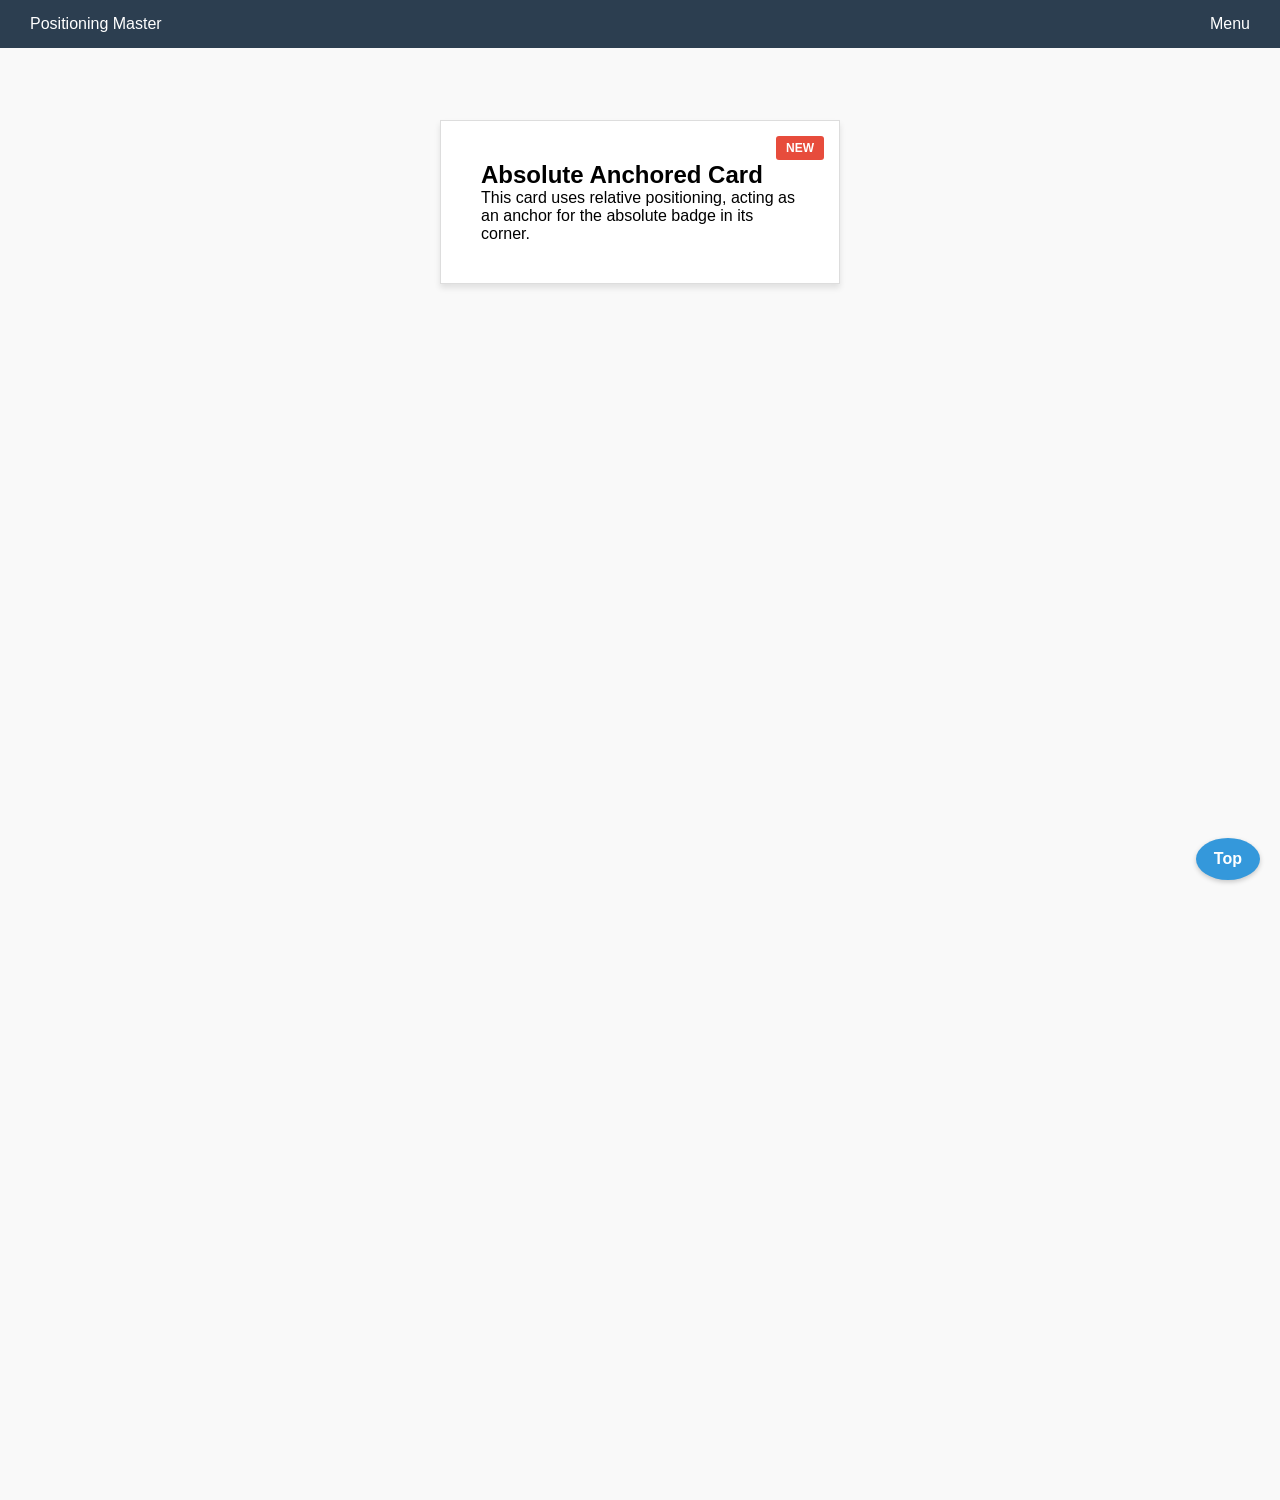
<file: ex01/index.html>
<!DOCTYPE html>
<html lang="en">
<head>
    <meta charset="UTF-8">
    <meta name="viewport" content="width=device-width, initial-scale=1.0">
    <title>Ex01 - CSS Positioning</title>
    <link rel="stylesheet" href="style.css">
</head>
<body>

    <!-- 1. Fixed Navigation Bar -->
    <header class="fixed-nav">
        <span>Positioning Master</span>
        <a href="#">Menu</a>
    </header>

    <div class="content-spacer"></div>

    <main class="main-container">
        <!-- 2. Relative Container with Absolute Badge -->
        <div class="card-box">
            <span class="badge">NEW</span>
            <h2>Absolute Anchored Card</h2>
            <p>This card uses relative positioning, acting as an anchor for the absolute badge in its corner.</p>
        </div>
    </main>

    <!-- 4. Fixed Back-to-Top Button -->
    <a href="#" class="top-btn">Top</a>

</body>
</html>
</file>
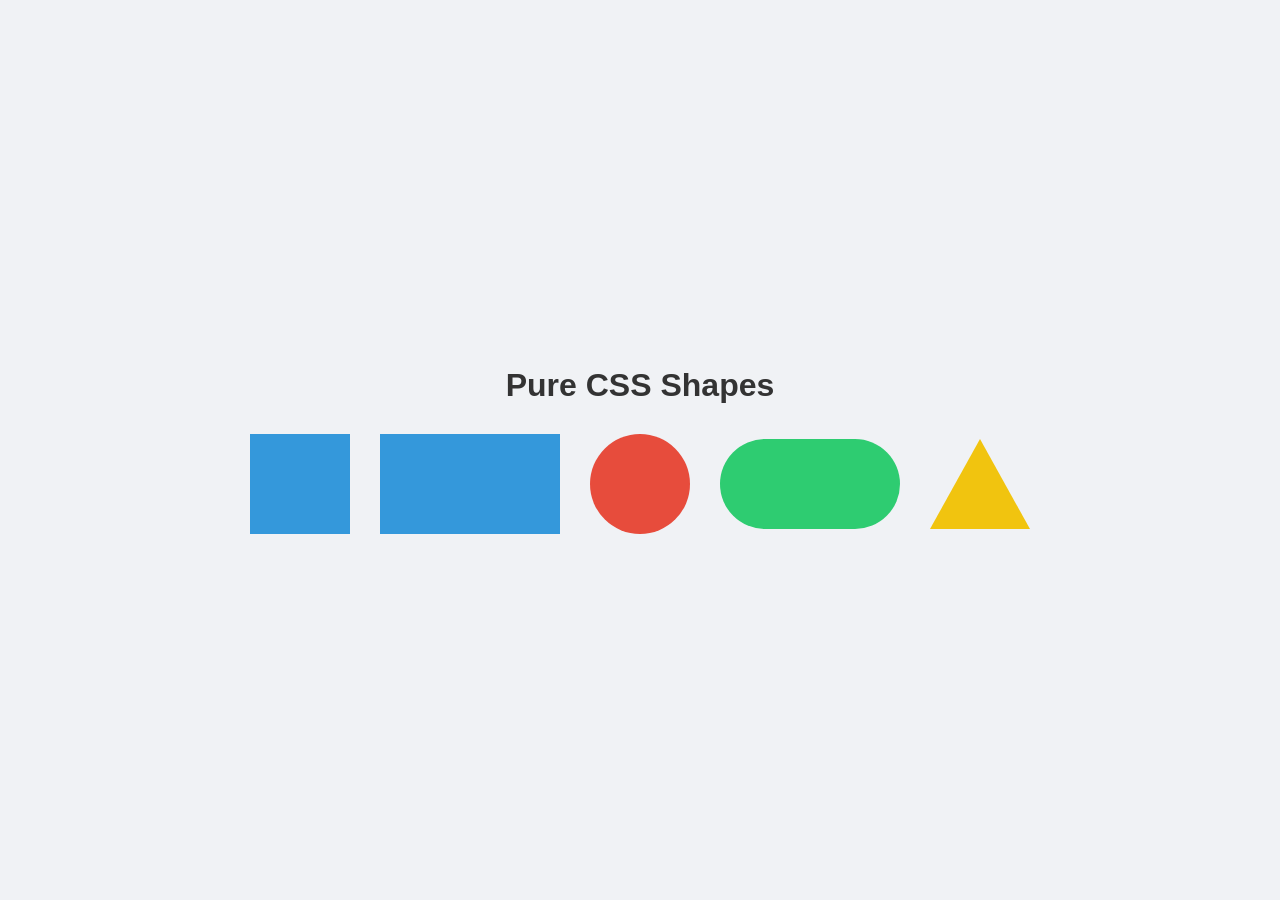
<file: ex02/index.html>
<!DOCTYPE html>
<html lang="en">
<head>
    <meta charset="UTF-8">
    <meta name="viewport" content="width=device-width, initial-scale=1.0">
    <title>Ex02 - CSS Shapes</title>
    <link rel="stylesheet" href="style.css">
</head>
<body>

    <h1>Pure CSS Shapes</h1>

    <div class="shapes-container">
        <!-- 1. Square -->
        <div class="shape square" title="Square"></div>

        <!-- 2. Rectangle -->
        <div class="shape rectangle" title="Rectangle"></div>

        <!-- 3. Circle -->
        <div class="shape circle" title="Circle"></div>

        <!-- 4. Capsule Pill -->
        <div class="shape capsule" title="Capsule"></div>

        <!-- 5. Triangle -->
        <div class="shape triangle" title="Triangle"></div>
    </div>

</body>
</html>
</file>
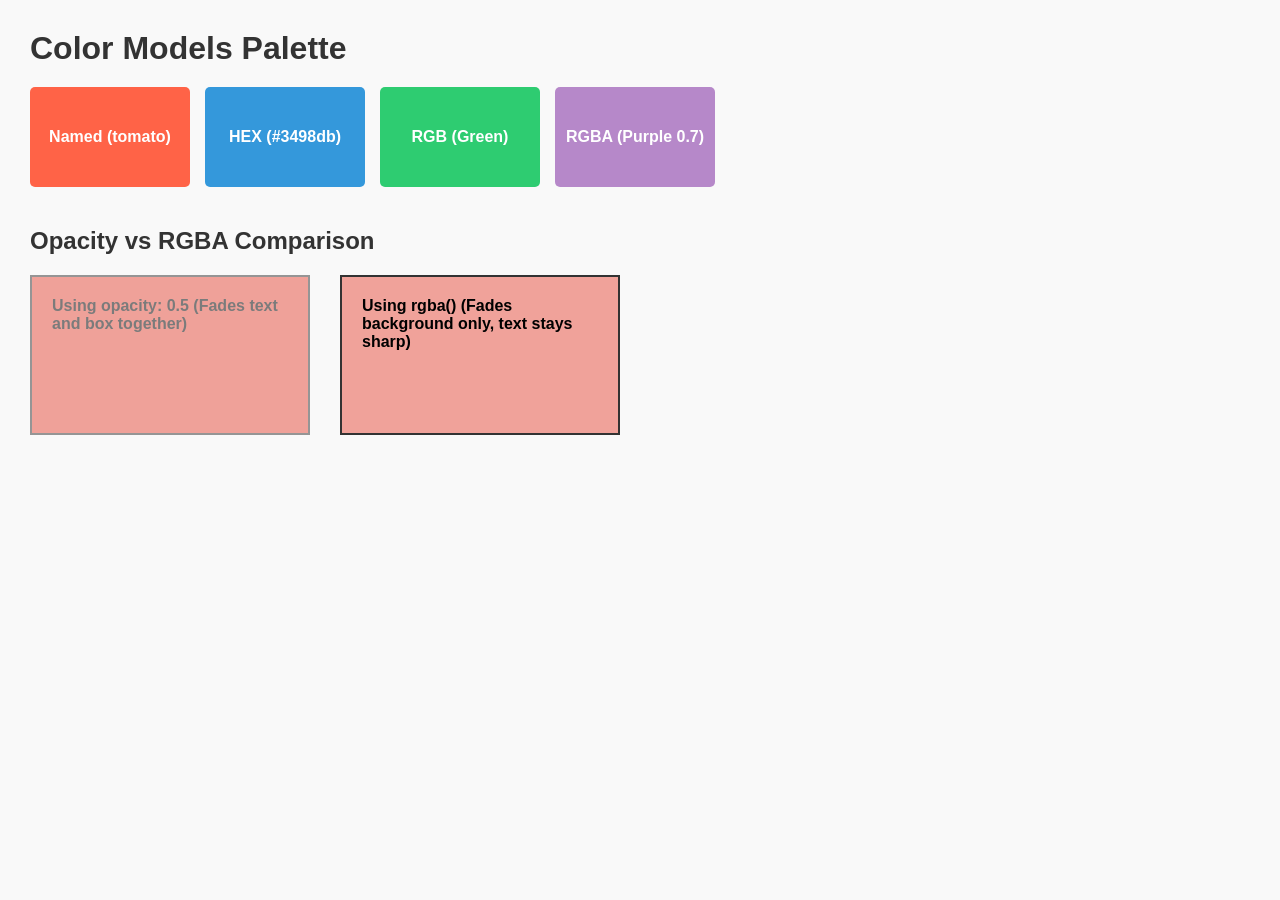
<file: ex03/index.html>
<!DOCTYPE html>
<html lang="en">
<head>
    <meta charset="UTF-8">
    <meta name="viewport" content="width=device-width, initial-scale=1.0">
    <title>Ex03 - Color Models & Opacity</title>
    <link rel="stylesheet" href="style.css">
</head>
<body>

    <h1>Color Models Palette</h1>
    <div class="swatch-container">
        <div class="swatch named">Named (tomato)</div>
        <div class="swatch hex">HEX (#3498db)</div>
        <div class="swatch rgb">RGB (Green)</div>
        <div class="swatch rgba">RGBA (Purple 0.7)</div>
    </div>

    <h2>Opacity vs RGBA Comparison</h2>
    <div class="comparison-container">
        <div class="box opacity-box">
            <p>Using opacity: 0.5 (Fades text and box together)</p>
        </div>
        <div class="box rgba-box">
            <p>Using rgba() (Fades background only, text stays sharp)</p>
        </div>
    </div>

</body>
</html>
</file>
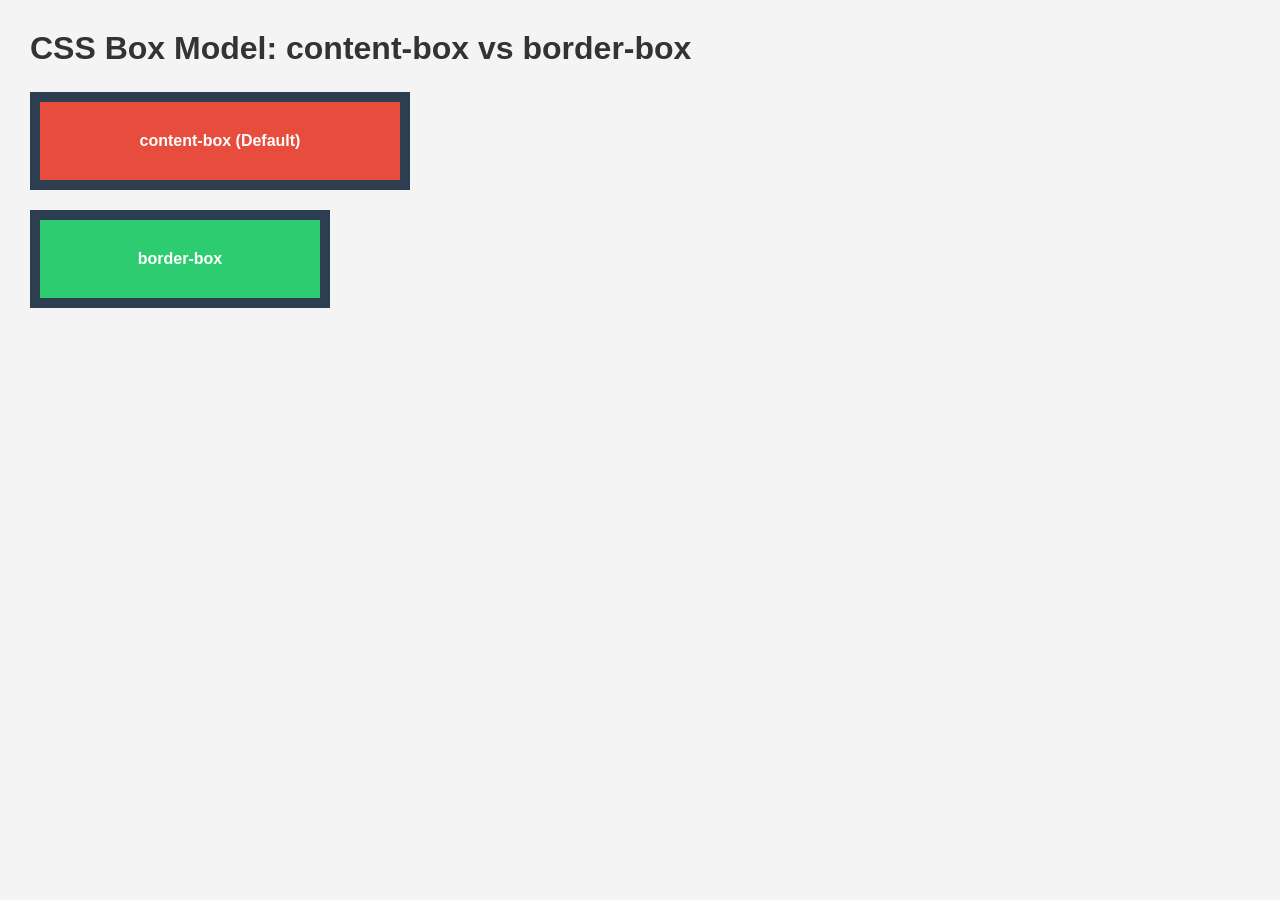
<file: ex04/index.html>
<!DOCTYPE html>
<html lang="en">
<head>
    <meta charset="UTF-8">
    <meta name="viewport" content="width=device-width, initial-scale=1.0">
    <title>Ex04 - The CSS Box Model</title>
    <link rel="stylesheet" href="style.css">
</head>
<body>

    <h1>CSS Box Model: content-box vs border-box</h1>

    <div class="box content-box-example">
        content-box (Default)
    </div>

    <div class="box border-box-example">
        border-box
    </div>

</body>
</html>
</file>
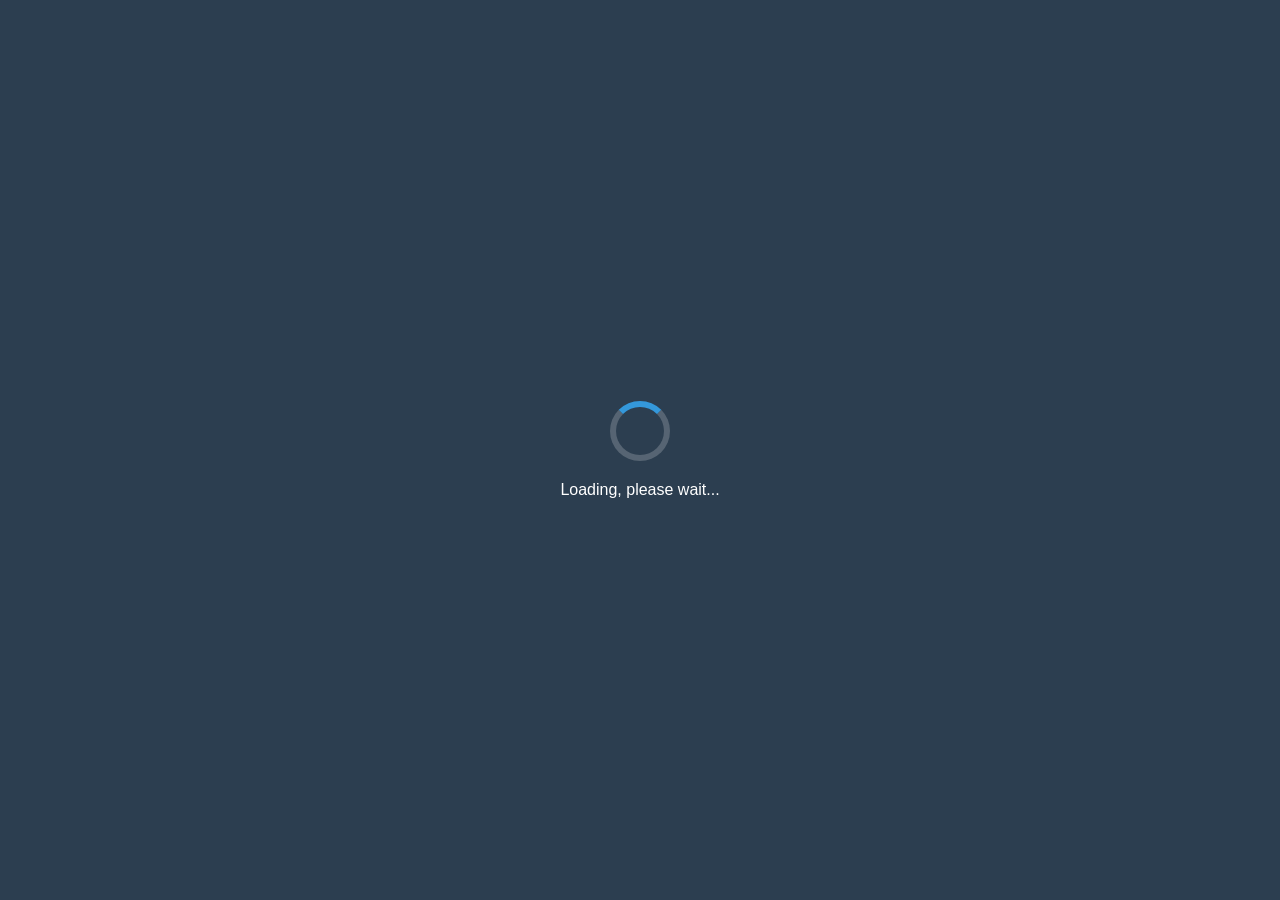
<file: ex05-bonus/index.html>
<!DOCTYPE html>
<html lang="en">
<head>
    <meta charset="UTF-8">
    <meta name="viewport" content="width=device-width, initial-scale=1.0">
    <title>Ex05 Bonus - CSS Loader Animation</title>
    <link rel="stylesheet" href="style.css">
</head>
<body>

    <div class="loader-container">
        <div class="spinner"></div>
        <p>Loading, please wait...</p>
    </div>

</body>
</html>
</file>
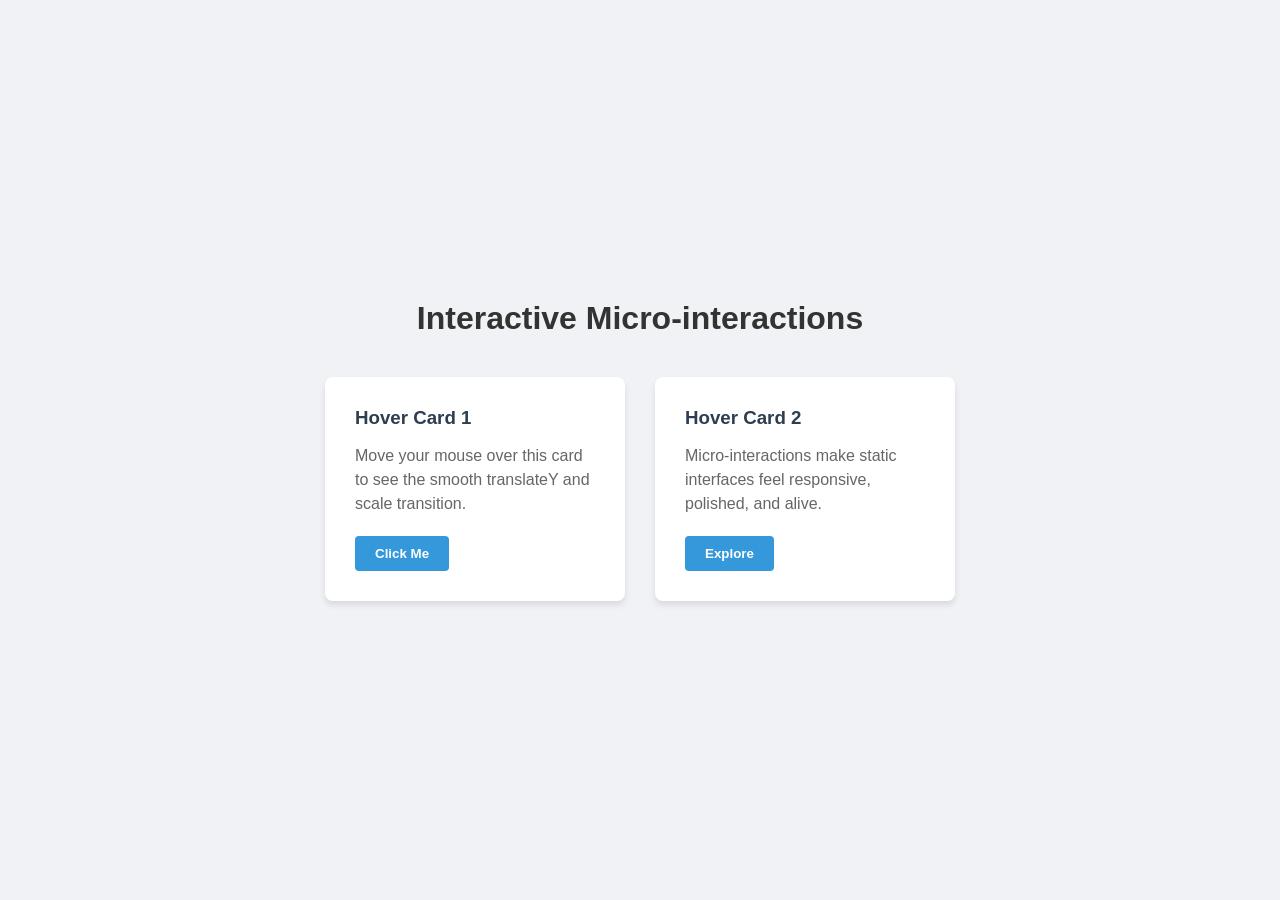
<file: ex06-bonus/index.html>
<!DOCTYPE html>
<html lang="en">
<head>
    <meta charset="UTF-8">
    <meta name="viewport" content="width=device-width, initial-scale=1.0">
    <title>Ex06 Bonus - Hover Micro-interactions</title>
    <link rel="stylesheet" href="style.css">
</head>
<body>

    <h1>Interactive Micro-interactions</h1>
    
    <div class="cards-container">
        <!-- Interactive Card 1 -->
        <div class="card">
            <h3>Hover Card 1</h3>
            <p>Move your mouse over this card to see the smooth translateY and scale transition.</p>
            <button class="btn">Click Me</button>
        </div>

        <!-- Interactive Card 2 -->
        <div class="card">
            <h3>Hover Card 2</h3>
            <p>Micro-interactions make static interfaces feel responsive, polished, and alive.</p>
            <button class="btn">Explore</button>
        </div>
    </div>

</body>
</html>
</file>
<file: ex01/style.css>
* {
    margin: 0;
    padding: 0;
    box-sizing: border-box;
}

body {
    font-family: sans-serif;
    height: 1500px; /* To enable vertical scrolling */
    background-color: #f9f9f9;
    padding: 20px;
}

/* 1. Fixed Navbar */
.fixed-nav {
    position: fixed;
    top: 0;
    left: 0;
    width: 100%;
    background-color: #2c3e50;
    color: white;
    padding: 15px 30px;
    display: flex;
    justify-content: space-between;
    align-items: center;
    z-index: 1000;
}

.fixed-nav a {
    color: white;
    text-decoration: none;
}

.content-spacer {
    height: 60px; /* Pushes content below fixed nav */
}

/* 2. Relative Card Container */
.main-container {
    margin-top: 40px;
    display: flex;
    justify-content: center;
}

.card-box {
    position: relative; /* Acts as anchor for absolute child */
    background-color: white;
    border: 1px solid #ddd;
    padding: 40px;
    width: 400px;
    box-shadow: 0 4px 6px rgba(0,0,0,0.1);
}

/* 3. Absolute Notification Badge */
.badge {
    position: absolute;
    top: 15px;
    right: 15px;
    background-color: #e74c3c;
    color: white;
    padding: 5px 10px;
    font-size: 12px;
    font-weight: bold;
    border-radius: 3px;
}

/* 4. Fixed Back-to-Top Button */
.top-btn {
    position: fixed;
    bottom: 20px;
    right: 20px;
    background-color: #3498db;
    color: white;
    padding: 12px 18px;
    text-decoration: none;
    border-radius: 50%;
    font-weight: bold;
    box-shadow: 0 2px 5px rgba(0,0,0,0.2);
}
</file>
<file: ex02/style.css>
* {
    margin: 0;
    padding: 0;
    box-sizing: border-box;
}

body {
    font-family: sans-serif;
    display: flex;
    flex-direction: column;
    align-items: center;
    justify-content: center;
    min-height: 100vh;
    background-color: #f0f2f5;
}

h1 {
    margin-bottom: 30px;
    color: #333;
}

.shapes-container {
    display: flex;
    flex-wrap: wrap;
    gap: 30px;
    align-items: center;
    justify-content: center;
}

/* Base shape styling */
.shape {
    background-color: #3498db;
}

/* 1. Square */
.square {
    width: 100px;
    height: 100px;
}

/* 2. Rectangle */
.rectangle {
    width: 180px;
    height: 100px;
}

/* 3. Perfect Circle */
.circle {
    width: 100px;
    height: 100px;
    border-radius: 50%;
    background-color: #e74c3c;
}

/* 4. Capsule Pill */
.capsule {
    width: 180px;
    height: 90px;
    border-radius: 50px;
    background-color: #2ecc71;
}

/* 5. CSS Triangle */
.triangle {
    width: 0;
    height: 0;
    background-color: transparent; /* Must be transparent */
    border-left: 50px solid transparent;
    border-right: 50px solid transparent;
    border-bottom: 90px solid #f1c40f;
}
</file>
<file: ex03/style.css>
* {
    margin: 0;
    padding: 0;
    box-sizing: border-box;
}

body {
    font-family: sans-serif;
    padding: 30px;
    background-color: #f9f9f9;
}

h1, h2 {
    margin-bottom: 20px;
    color: #333;
}

.swatch-container {
    display: flex;
    gap: 15px;
    flex-wrap: wrap;
    margin-bottom: 40px;
}

.swatch {
    width: 160px;
    height: 100px;
    display: flex;
    align-items: center;
    justify-content: center;
    color: white;
    font-weight: bold;
    text-align: center;
    padding: 10px;
    border-radius: 5px;
}

/* 1. Named Color */
.named {
    background-color: tomato;
}

/* 2. HEX Color */
.hex {
    background-color: #3498db;
}

/* 3. RGB Color */
.rgb {
    background-color: rgb(46, 204, 113);
}

/* 4. RGBA Color with Alpha */
.rgba {
    background-color: rgba(155, 89, 182, 0.7);
}

/* Comparison section */
.comparison-container {
    display: flex;
    gap: 30px;
    flex-wrap: wrap;
}

.box {
    width: 280px;
    height: 160px;
    padding: 20px;
    border: 2px solid #333;
    font-weight: bold;
}

/* Opacity cascades to all children (fades text too) */
.opacity-box {
    background-color: #e74c3c;
    opacity: 0.5; 
}

/* RGBA affects only its background property (text remains fully opaque) */
.rgba-box {
    background-color: rgba(231, 76, 60, 0.5);
}
</file>
<file: ex04/style.css>
/* Universal Reset */
*, *::before, *::after {
    margin: 0;
    padding: 0;
}

body {
    font-family: sans-serif;
    padding: 30px;
    background-color: #f4f4f4;
}

h1 {
    margin-bottom: 25px;
    color: #333;
}

.box {
    width: 300px;
    padding: 30px;
    border: 10px solid #2c3e50;
    margin-bottom: 20px;
    color: white;
    font-weight: bold;
    text-align: center;
}

/* 1. Content-Box (Width adds padding & borders on top of declared width) */
.content-box-example {
    box-sizing: content-box;
    background-color: #e74c3c;
}

/* 2. Border-Box (Width absorbs padding & borders internally) */
.border-box-example {
    box-sizing: border-box;
    background-color: #2ecc71;
}
</file>
<file: ex05-bonus/style.css>
* {
    margin: 0;
    padding: 0;
    box-sizing: border-box;
}

body {
    font-family: sans-serif;
    display: flex;
    justify-content: center;
    align-items: center;
    height: 100vh;
    background-color: #2c3e50;
    color: white;
}

.loader-container {
    display: flex;
    flex-direction: column;
    align-items: center;
    gap: 20px;
}

/* Spinner Element */
.spinner {
    width: 60px;
    height: 60px;
    border: 6px solid rgba(255, 255, 255, 0.2);
    border-top: 6px solid #3498db;
    border-radius: 50%;
    animation: spin 1s linear infinite; /* Using keyframes animation */
}

/* Keyframes for spinning effect */
@keyframes spin {
    0% {
        transform: rotate(0deg);
    }
    100% {
        transform: rotate(360deg);
    }
}
</file>
<file: ex06-bonus/style.css>
* {
    margin: 0;
    padding: 0;
    box-sizing: border-box;
}

body {
    font-family: sans-serif;
    display: flex;
    flex-direction: column;
    align-items: center;
    justify-content: center;
    min-height: 100vh;
    background-color: #f0f2f5;
}

h1 {
    margin-bottom: 40px;
    color: #333;
}

.cards-container {
    display: flex;
    gap: 30px;
    flex-wrap: wrap;
    justify-content: center;
}

/* Card Styling with smooth transition */
.card {
    background-color: white;
    padding: 30px;
    width: 300px;
    border-radius: 8px;
    box-shadow: 0 4px 6px rgba(0, 0, 0, 0.1);
    transition: transform 0.3s ease, box-shadow 0.3s ease; /* Smooth transition effect */
}

.card h3 {
    margin-bottom: 15px;
    color: #2c3e50;
}

.card p {
    color: #666;
    margin-bottom: 20px;
    line-height: 1.5;
}

/* Hover Effect on Cards */
.card:hover {
    transform: translateY(-8px) scale(1.05); /* Elevates and scales up */
    box-shadow: 0 10px 20px rgba(0, 0, 0, 0.15);
}

/* Button Styling with transition */
.btn {
    background-color: #3498db;
    color: white;
    border: none;
    padding: 10px 20px;
    border-radius: 4px;
    font-weight: bold;
    cursor: pointer;
    transition: background-color 0.2s ease, transform 0.2s ease;
}

/* Hover Effect on Buttons */
.btn:hover {
    background-color: #2980b9;
    transform: scale(1.1);
}
</file>
